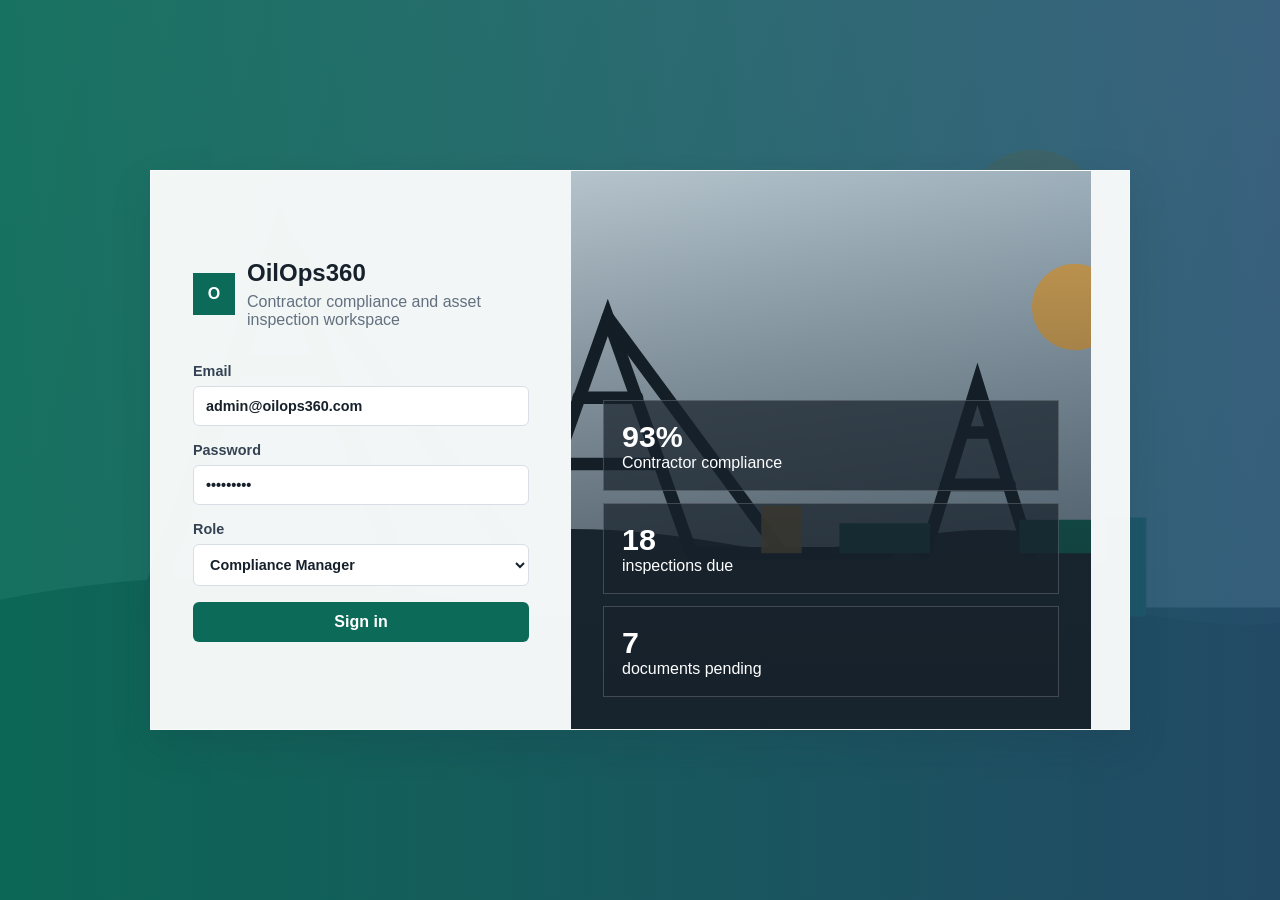
<file: index.html>
<!DOCTYPE html>
<html lang="en">
<head>
  <meta charset="UTF-8">
  <meta name="viewport" content="width=device-width, initial-scale=1.0">
  <title>OilOps360 | Login</title>
  <link rel="stylesheet" href="css/style.css">
</head>
<body class="login-page">
  <main class="login-shell">
    <section class="login-panel" aria-labelledby="login-title">
      <div class="brand-lockup">
        <span class="brand-mark">O</span>
        <div>
          <h1 id="login-title">OilOps360</h1>
          <p>Contractor compliance and asset inspection workspace</p>
        </div>
      </div>

      <form class="login-form" id="loginForm">
        <label>
          Email
          <input type="email" id="email" value="admin@oilops360.com" autocomplete="email" required>
        </label>
        <label>
          Password
          <input type="password" id="password" value="oilops360" autocomplete="current-password" required>
        </label>
        <label>
          Role
          <select id="role">
            <option value="Compliance Manager">Compliance Manager</option>
            <option value="Inspector">Inspector</option>
            <option value="Viewer">Viewer</option>
          </select>
        </label>
        <button type="submit" class="primary-action">Sign in</button>
      </form>
    </section>

    <section class="login-art" aria-label="Operations summary">
      <div class="metric-strip">
        <article>
          <span>93%</span>
          Contractor compliance
        </article>
        <article>
          <span>18</span>
          inspections due
        </article>
        <article>
          <span>7</span>
          documents pending
        </article>
      </div>
    </section>
  </main>

  <script>
    document.getElementById('loginForm').addEventListener('submit', function (event) {
      event.preventDefault();
      const role = document.getElementById('role').value;
      localStorage.setItem('oilops360User', JSON.stringify({
        name: document.getElementById('email').value.split('@')[0],
        email: document.getElementById('email').value,
        role
      }));
      window.location.href = 'dashboard.html';
    });
  </script>
</body>
</html>
</file>
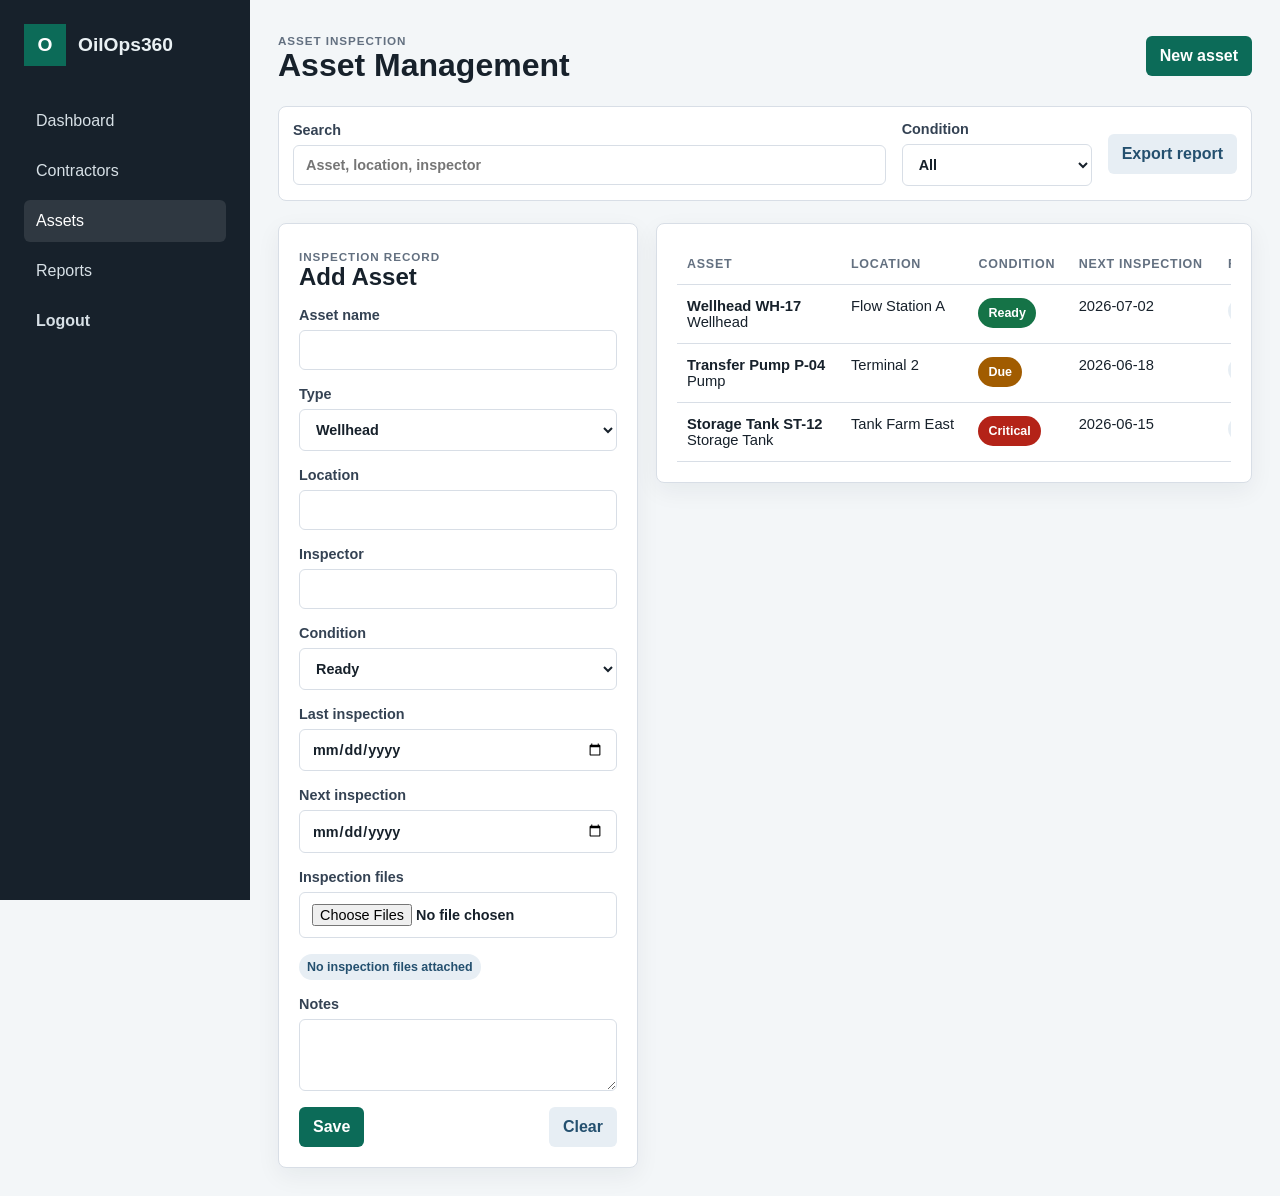
<file: assets.html>
<!DOCTYPE html>
<html lang="en">
<head>
  <meta charset="UTF-8">
  <meta name="viewport" content="width=device-width, initial-scale=1.0">
  <title>OilOps360 | Assets</title>
  <link rel="stylesheet" href="css/style.css">
</head>
<body>
  <div class="app-shell">
    <aside class="sidebar">
      <a href="dashboard.html" class="brand">
        <span class="brand-mark">O</span>
        <span>OilOps360</span>
      </a>
      <nav class="nav-list" aria-label="Primary">
        <a href="dashboard.html">Dashboard</a>
        <a href="contractors.html">Contractors</a>
        <a href="assets.html" class="active">Assets</a>
        <a href="dashboard.html#reports">Reports</a>
        <button type="button" data-logout>Logout</button>
      </nav>
    </aside>

    <main class="main-content">
      <header class="topbar">
        <div>
          <p class="eyebrow">Asset inspection</p>
          <h1>Asset Management</h1>
        </div>
        <button class="primary-action" id="newAssetBtn">New asset</button>
      </header>

      <section class="toolbar">
        <label class="search-field">
          Search
          <input type="search" id="assetSearch" placeholder="Asset, location, inspector">
        </label>
        <label>
          Condition
          <select id="assetConditionFilter">
            <option value="All">All</option>
            <option value="Ready">Ready</option>
            <option value="Due">Due</option>
            <option value="Critical">Critical</option>
          </select>
        </label>
        <button class="secondary-action" id="exportAssets">Export report</button>
      </section>

      <section class="split-view">
        <form class="panel record-form" id="assetForm">
          <div class="panel-header">
            <div>
              <p class="eyebrow">Inspection record</p>
              <h2 id="assetFormTitle">Add Asset</h2>
            </div>
          </div>
          <input type="hidden" id="assetId">
          <label>Asset name<input id="assetName" required></label>
          <label>Type<select id="assetType"><option>Wellhead</option><option>Pump</option><option>Valve</option><option>Storage Tank</option><option>Generator</option></select></label>
          <label>Location<input id="location" required></label>
          <label>Inspector<input id="inspector" required></label>
          <label>Condition<select id="condition"><option>Ready</option><option>Due</option><option>Critical</option></select></label>
          <label>Last inspection<input type="date" id="lastInspection" required></label>
          <label>Next inspection<input type="date" id="nextInspection" required></label>
          <label>Inspection files<input type="file" id="inspectionFiles" multiple></label>
          <div class="document-chips" id="inspectionFileChips"></div>
          <label>Notes<textarea id="notes" rows="3"></textarea></label>
          <div class="form-actions">
            <button type="submit" class="primary-action">Save</button>
            <button type="button" class="secondary-action" id="resetAssetForm">Clear</button>
          </div>
        </form>

        <section class="panel table-panel">
          <div class="table-wrap">
            <table>
              <thead>
                <tr>
                  <th>Asset</th>
                  <th>Location</th>
                  <th>Condition</th>
                  <th>Next inspection</th>
                  <th>Files</th>
                  <th>Actions</th>
                </tr>
              </thead>
              <tbody id="assetTable"></tbody>
            </table>
          </div>
        </section>
      </section>
    </main>
  </div>

  <script src="js/assets.js"></script>
</body>
</html>
</file>
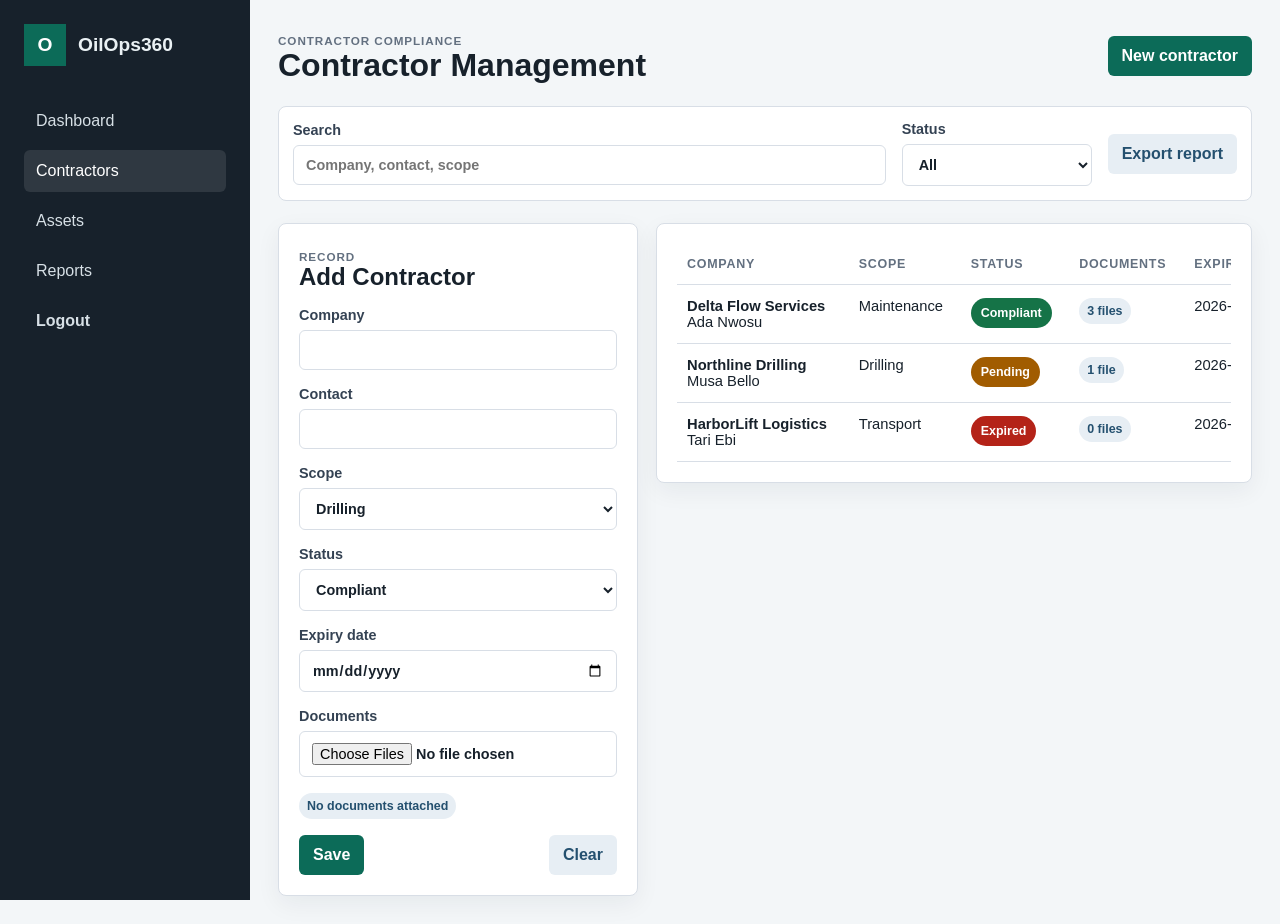
<file: contractors.html>
<!DOCTYPE html>
<html lang="en">
<head>
  <meta charset="UTF-8">
  <meta name="viewport" content="width=device-width, initial-scale=1.0">
  <title>OilOps360 | Contractors</title>
  <link rel="stylesheet" href="css/style.css">
</head>
<body>
  <div class="app-shell">
    <aside class="sidebar">
      <a href="dashboard.html" class="brand">
        <span class="brand-mark">O</span>
        <span>OilOps360</span>
      </a>
      <nav class="nav-list" aria-label="Primary">
        <a href="dashboard.html">Dashboard</a>
        <a href="contractors.html" class="active">Contractors</a>
        <a href="assets.html">Assets</a>
        <a href="dashboard.html#reports">Reports</a>
        <button type="button" data-logout>Logout</button>
      </nav>
    </aside>

    <main class="main-content">
      <header class="topbar">
        <div>
          <p class="eyebrow">Contractor compliance</p>
          <h1>Contractor Management</h1>
        </div>
        <button class="primary-action" id="newContractorBtn">New contractor</button>
      </header>

      <section class="toolbar">
        <label class="search-field">
          Search
          <input type="search" id="contractorSearch" placeholder="Company, contact, scope">
        </label>
        <label>
          Status
          <select id="contractorStatusFilter">
            <option value="All">All</option>
            <option value="Compliant">Compliant</option>
            <option value="Pending">Pending</option>
            <option value="Expired">Expired</option>
          </select>
        </label>
        <button class="secondary-action" id="exportContractors">Export report</button>
      </section>

      <section class="split-view">
        <form class="panel record-form" id="contractorForm">
          <div class="panel-header">
            <div>
              <p class="eyebrow">Record</p>
              <h2 id="contractorFormTitle">Add Contractor</h2>
            </div>
          </div>
          <input type="hidden" id="contractorId">
          <label>Company<input id="company" required></label>
          <label>Contact<input id="contact" required></label>
          <label>Scope<select id="scope"><option>Drilling</option><option>Maintenance</option><option>Transport</option><option>HSE Services</option></select></label>
          <label>Status<select id="contractorStatus"><option>Compliant</option><option>Pending</option><option>Expired</option></select></label>
          <label>Expiry date<input type="date" id="expiry" required></label>
          <label>Documents<input type="file" id="documents" multiple></label>
          <div class="document-chips" id="documentChips"></div>
          <div class="form-actions">
            <button type="submit" class="primary-action">Save</button>
            <button type="button" class="secondary-action" id="resetContractorForm">Clear</button>
          </div>
        </form>

        <section class="panel table-panel">
          <div class="table-wrap">
            <table>
              <thead>
                <tr>
                  <th>Company</th>
                  <th>Scope</th>
                  <th>Status</th>
                  <th>Documents</th>
                  <th>Expiry</th>
                  <th>Actions</th>
                </tr>
              </thead>
              <tbody id="contractorTable"></tbody>
            </table>
          </div>
        </section>
      </section>
    </main>
  </div>

  <script src="js/contractors.js"></script>
</body>
</html>
</file>
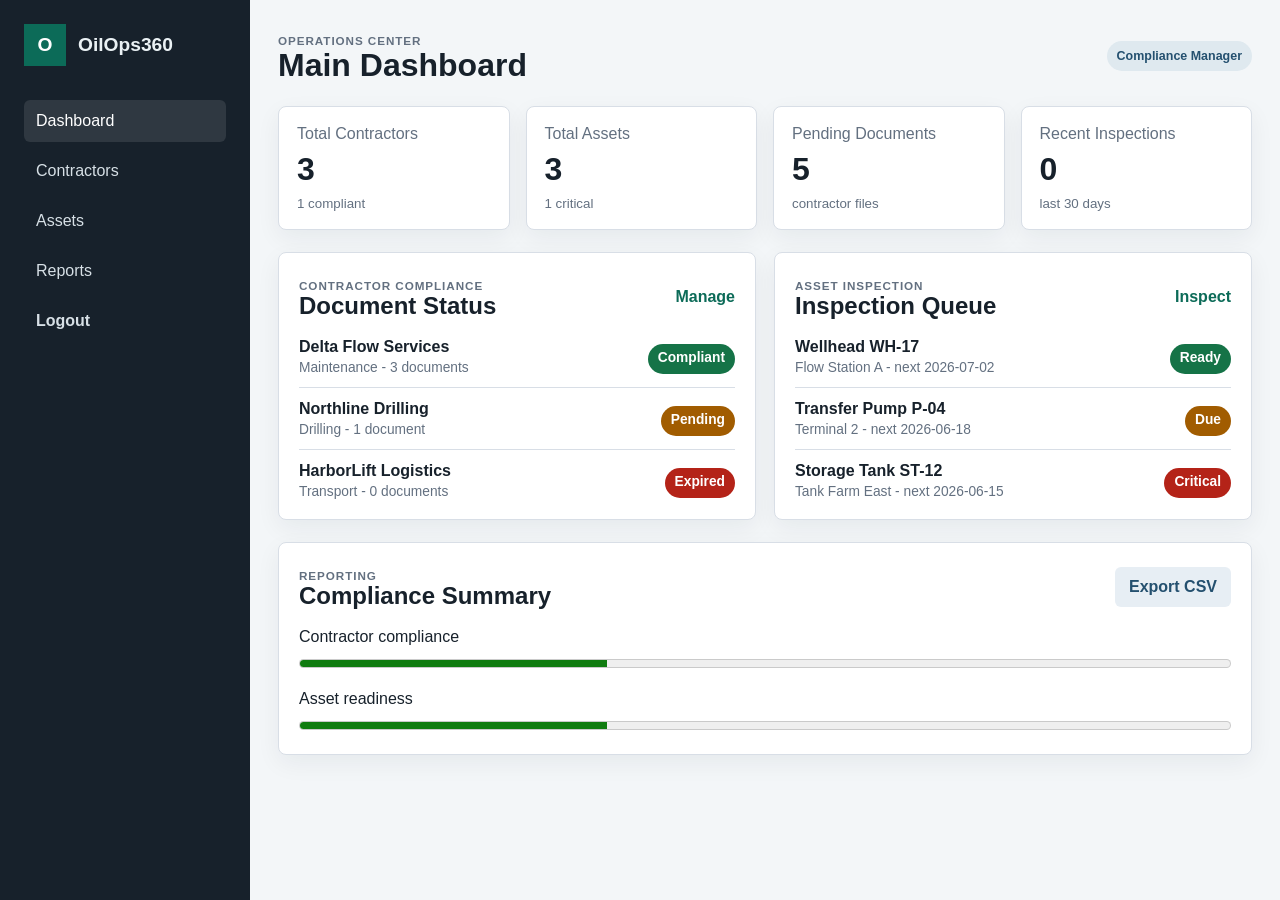
<file: dashboard.html>
<!DOCTYPE html>
<html lang="en">
<head>
  <meta charset="UTF-8">
  <meta name="viewport" content="width=device-width, initial-scale=1.0">
  <title>OilOps360 | Dashboard</title>
  <link rel="stylesheet" href="css/style.css">
</head>
<body>
  <div class="app-shell">
    <aside class="sidebar">
      <a href="dashboard.html" class="brand">
        <span class="brand-mark">O</span>
        <span>OilOps360</span>
      </a>
      <nav class="nav-list" aria-label="Primary">
        <a href="dashboard.html" class="active">Dashboard</a>
        <a href="contractors.html">Contractors</a>
        <a href="assets.html">Assets</a>
        <a href="#reports">Reports</a>
        <button type="button" data-logout>Logout</button>
      </nav>
    </aside>

    <main class="main-content">
      <header class="topbar">
        <div>
          <p class="eyebrow">Operations center</p>
          <h1>Main Dashboard</h1>
        </div>
        <div class="user-pill" id="userPill">Compliance Manager</div>
      </header>

      <section class="kpi-grid" aria-label="Dashboard metrics">
        <article class="kpi-card">
          <span>Total Contractors</span>
          <strong id="totalContractors">0</strong>
          <small id="compliantContractors">0 compliant</small>
        </article>
        <article class="kpi-card">
          <span>Total Assets</span>
          <strong id="totalAssets">0</strong>
          <small id="criticalAssets">0 critical</small>
        </article>
        <article class="kpi-card">
          <span>Pending Documents</span>
          <strong id="pendingDocs">0</strong>
          <small>contractor files</small>
        </article>
        <article class="kpi-card">
          <span>Recent Inspections</span>
          <strong id="recentInspections">0</strong>
          <small>last 30 days</small>
        </article>
      </section>

      <section class="dashboard-grid">
        <article class="panel">
          <div class="panel-header">
            <div>
              <p class="eyebrow">Contractor compliance</p>
              <h2>Document Status</h2>
            </div>
            <a href="contractors.html" class="text-link">Manage</a>
          </div>
          <div class="status-list" id="contractorStatusList"></div>
        </article>

        <article class="panel">
          <div class="panel-header">
            <div>
              <p class="eyebrow">Asset inspection</p>
              <h2>Inspection Queue</h2>
            </div>
            <a href="assets.html" class="text-link">Inspect</a>
          </div>
          <div class="status-list" id="assetStatusList"></div>
        </article>
      </section>

      <section class="panel" id="reports">
        <div class="panel-header">
          <div>
            <p class="eyebrow">Reporting</p>
            <h2>Compliance Summary</h2>
          </div>
          <button class="secondary-action" id="exportSummary">Export CSV</button>
        </div>
        <div class="report-bars">
          <div>
            <span>Contractor compliance</span>
            <meter id="contractorMeter" min="0" max="100" value="0"></meter>
          </div>
          <div>
            <span>Asset readiness</span>
            <meter id="assetMeter" min="0" max="100" value="0"></meter>
          </div>
        </div>
      </section>
    </main>
  </div>

  <script src="js/dashboard.js"></script>
</body>
</html>
</file>
<file: css/style.css>
:root {
  --ink: #17212b;
  --muted: #637080;
  --line: #d8dee6;
  --panel: #ffffff;
  --paper: #f3f6f8;
  --accent: #0c6b58;
  --accent-dark: #084c40;
  --warning: #a15c00;
  --danger: #b42318;
  --good: #157347;
  --steel: #24506f;
  --shadow: 0 16px 40px rgba(24, 37, 50, 0.12);
}

* {
  box-sizing: border-box;
}

body {
  margin: 0;
  min-height: 100vh;
  color: var(--ink);
  background: var(--paper);
  font-family: Arial, Helvetica, sans-serif;
  letter-spacing: 0;
}

a {
  color: inherit;
  text-decoration: none;
}

button,
input,
select,
textarea {
  font: inherit;
}

button {
  cursor: pointer;
}

.login-page {
  display: grid;
  place-items: center;
  padding: 28px;
  background:
    linear-gradient(90deg, rgba(12, 107, 88, 0.94), rgba(36, 80, 111, 0.84)),
    url("../images/oilfield.svg") center/cover;
}

.login-shell {
  display: grid;
  grid-template-columns: minmax(300px, 420px) minmax(280px, 520px);
  width: min(980px, 100%);
  min-height: 560px;
  background: rgba(255, 255, 255, 0.94);
  border: 1px solid rgba(255, 255, 255, 0.55);
  box-shadow: var(--shadow);
}

.login-panel {
  display: flex;
  flex-direction: column;
  justify-content: center;
  gap: 34px;
  padding: 42px;
}

.brand-lockup,
.brand {
  display: flex;
  align-items: center;
  gap: 12px;
}

.brand-lockup h1,
.topbar h1,
.panel h2 {
  margin: 0;
}

.brand-lockup p,
.eyebrow {
  color: var(--muted);
  margin: 6px 0 0;
}

.brand-mark {
  display: grid;
  place-items: center;
  flex: 0 0 42px;
  width: 42px;
  height: 42px;
  color: #fff;
  background: var(--accent);
  font-weight: 800;
}

.login-form,
.record-form {
  display: grid;
  gap: 16px;
}

label {
  display: grid;
  gap: 7px;
  color: #344253;
  font-size: 0.9rem;
  font-weight: 700;
}

input,
select,
textarea {
  width: 100%;
  border: 1px solid var(--line);
  background: #fff;
  color: var(--ink);
  padding: 11px 12px;
  border-radius: 6px;
  outline: none;
}

input:focus,
select:focus,
textarea:focus {
  border-color: var(--accent);
  box-shadow: 0 0 0 3px rgba(12, 107, 88, 0.14);
}

.primary-action,
.secondary-action,
.nav-list button {
  border: 0;
  border-radius: 6px;
  padding: 11px 14px;
  font-weight: 800;
}

.primary-action {
  color: #fff;
  background: var(--accent);
}

.primary-action:hover {
  background: var(--accent-dark);
}

.secondary-action {
  color: var(--steel);
  background: #e7eef4;
}

.login-art {
  display: flex;
  align-items: end;
  padding: 32px;
  background:
    linear-gradient(180deg, rgba(23, 33, 43, 0.14), rgba(23, 33, 43, 0.72)),
    url("../images/oilfield.svg") center/cover;
}

.metric-strip {
  display: grid;
  gap: 12px;
  width: 100%;
}

.metric-strip article {
  padding: 18px;
  color: #fff;
  background: rgba(23, 33, 43, 0.7);
  border: 1px solid rgba(255, 255, 255, 0.18);
}

.metric-strip span {
  display: block;
  font-size: 1.9rem;
  font-weight: 800;
}

.app-shell {
  display: grid;
  grid-template-columns: 250px minmax(0, 1fr);
  min-height: 100vh;
}

.sidebar {
  position: sticky;
  top: 0;
  height: 100vh;
  padding: 24px;
  color: #eaf1f4;
  background: #17212b;
}

.brand {
  margin-bottom: 34px;
  font-weight: 800;
  font-size: 1.2rem;
}

.nav-list {
  display: grid;
  gap: 8px;
}

.nav-list a,
.nav-list button {
  display: block;
  width: 100%;
  color: #d7e0e6;
  background: transparent;
  text-align: left;
  padding: 12px;
  border-radius: 6px;
}

.nav-list a:hover,
.nav-list a.active,
.nav-list button:hover {
  background: rgba(255, 255, 255, 0.1);
  color: #fff;
}

.main-content {
  display: grid;
  gap: 22px;
  align-content: start;
  padding: 28px;
}

.topbar,
.panel-header,
.toolbar,
.form-actions {
  display: flex;
  align-items: center;
  justify-content: space-between;
  gap: 16px;
}

.eyebrow {
  text-transform: uppercase;
  letter-spacing: 0.08em;
  font-size: 0.73rem;
  font-weight: 800;
}

.user-pill,
.badge {
  display: inline-flex;
  align-items: center;
  justify-content: center;
  min-height: 30px;
  border-radius: 999px;
  padding: 6px 10px;
  font-weight: 800;
  font-size: 0.78rem;
}

.user-pill {
  color: var(--steel);
  background: #dfe9ef;
}

.kpi-grid {
  display: grid;
  grid-template-columns: repeat(4, minmax(160px, 1fr));
  gap: 16px;
}

.kpi-card,
.panel {
  background: var(--panel);
  border: 1px solid var(--line);
  border-radius: 8px;
  box-shadow: 0 8px 24px rgba(24, 37, 50, 0.06);
}

.kpi-card {
  display: grid;
  gap: 8px;
  padding: 18px;
}

.kpi-card span,
.kpi-card small {
  color: var(--muted);
}

.kpi-card strong {
  font-size: 2rem;
}

.dashboard-grid {
  display: grid;
  grid-template-columns: repeat(2, minmax(0, 1fr));
  gap: 18px;
}

.panel {
  padding: 20px;
}

.text-link {
  color: var(--accent);
  font-weight: 800;
}

.status-list {
  display: grid;
  gap: 12px;
  margin-top: 18px;
}

.status-row {
  display: grid;
  grid-template-columns: 1fr auto;
  gap: 10px;
  align-items: center;
  padding-bottom: 12px;
  border-bottom: 1px solid var(--line);
}

.status-row:last-child {
  border-bottom: 0;
  padding-bottom: 0;
}

.status-row strong,
.status-row span {
  display: block;
}

.status-row span {
  color: var(--muted);
  font-size: 0.86rem;
  margin-top: 4px;
}

.badge.good {
  color: #fff;
  background: var(--good);
}

.badge.warn {
  color: #fff;
  background: var(--warning);
}

.badge.danger {
  color: #fff;
  background: var(--danger);
}

.badge.neutral {
  color: var(--steel);
  background: #dfe9ef;
}

.report-bars {
  display: grid;
  gap: 18px;
  margin-top: 18px;
}

.report-bars div {
  display: grid;
  gap: 8px;
}

meter {
  width: 100%;
  height: 18px;
}

.toolbar {
  flex-wrap: wrap;
  background: #fff;
  border: 1px solid var(--line);
  border-radius: 8px;
  padding: 14px;
}

.toolbar label {
  min-width: 190px;
}

.search-field {
  flex: 1 1 280px;
}

.split-view {
  display: grid;
  grid-template-columns: minmax(280px, 360px) minmax(0, 1fr);
  gap: 18px;
  align-items: start;
}

.table-panel {
  min-width: 0;
}

.table-wrap {
  overflow-x: auto;
}

table {
  width: 100%;
  border-collapse: collapse;
  min-width: 760px;
}

th,
td {
  padding: 13px 10px;
  border-bottom: 1px solid var(--line);
  text-align: left;
  vertical-align: top;
}

th {
  color: var(--muted);
  font-size: 0.78rem;
  text-transform: uppercase;
  letter-spacing: 0.06em;
}

td {
  font-size: 0.92rem;
}

.row-actions {
  display: flex;
  flex-wrap: wrap;
  gap: 8px;
}

.icon-button {
  border: 1px solid var(--line);
  color: var(--steel);
  background: #fff;
  border-radius: 6px;
  padding: 7px 9px;
  font-weight: 800;
}

.icon-button.danger {
  color: var(--danger);
}

.document-chips {
  display: flex;
  flex-wrap: wrap;
  gap: 7px;
}

.document-chips span,
.file-count {
  display: inline-flex;
  align-items: center;
  min-height: 26px;
  padding: 5px 8px;
  border-radius: 999px;
  color: var(--steel);
  background: #e7eef4;
  font-size: 0.78rem;
  font-weight: 800;
}

@media (max-width: 980px) {
  .app-shell,
  .login-shell,
  .split-view,
  .dashboard-grid {
    grid-template-columns: 1fr;
  }

  .sidebar {
    position: static;
    height: auto;
  }

  .nav-list {
    grid-template-columns: repeat(5, minmax(0, 1fr));
  }

  .kpi-grid {
    grid-template-columns: repeat(2, minmax(0, 1fr));
  }

  .login-art {
    min-height: 280px;
  }
}

@media (max-width: 620px) {
  .main-content,
  .login-panel {
    padding: 18px;
  }

  .topbar,
  .panel-header,
  .form-actions {
    align-items: stretch;
    flex-direction: column;
  }

  .nav-list {
    grid-template-columns: 1fr 1fr;
  }

  .kpi-grid {
    grid-template-columns: 1fr;
  }

  .login-page {
    padding: 14px;
  }
}
</file>
